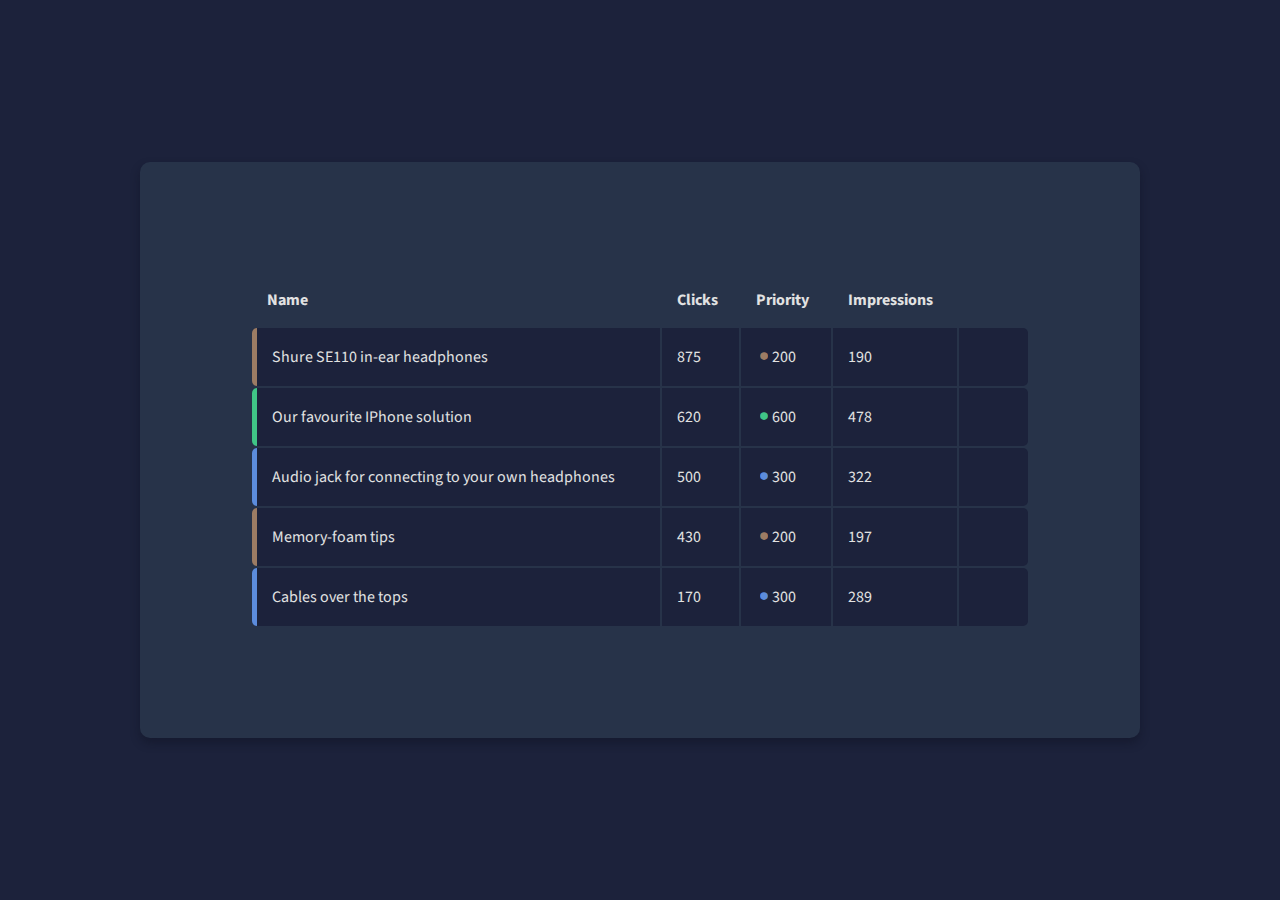
<file: ads-manager/index.html>
<!DOCTYPE html>
<html lang="en">

<head>
  <meta charset="UTF-8" />
  <meta name="viewport" content="width=device-width, initial-scale=1.0" />
  <link rel="stylesheet" href="style.css" />
  <link rel="stylesheet" href="https://cdnjs.cloudflare.com/ajax/libs/font-awesome/5.13.1/css/all.min.css" />
  <title>Ads Manager</title>
</head>

<body>
  <div class="container">
  <!--  <div class="user">
      <i class="fas fa-user"></i>
      UI Design
    </div>
    <div class="search-area">
      <div class="search">
        <form>
          <input type="text" placeholder="Search ads" name="search" />
          <button type="submit"><i class="fa fa-search"></i></button>
        </form>
      </div>
      <div class="filter">
        <button type="submit">Filter</button>
      </div>
    </div> -->

    <table>
      <thead>
        <tr>
          <th>Name</th>
          <th>Clicks</th>
          <th>Priority</th>
          <th>Impressions</th>
          <th></th>
        </tr>
      </thead>
      <tbody>
        <tr class="priority-200">
          <td>Shure SE110 in-ear headphones</td>
          <td>875</td>
          <td><i class="fas fa-circle"></i>200</td>
          <td>190</td>
          <td>
            <button class="delete"><i class="fas fa-trash"></i></button>
          </td>
        </tr>
        <tr class="priority-600">
          <td>Our favourite IPhone solution</td>
          <td>620</td>
          <td><i class="fas fa-circle"></i>600</td>
          <td>478</td>
          <td>
            <button class="delete"><i class="fas fa-trash"></i></button>
          </td>
        </tr>
        <tr class="priority-300">
          <td>Audio jack for connecting to your own headphones</td>
          <td>500</td>
          <td><i class="fas fa-circle"></i>300</td>
          <td>322</td>
          <td>
            <button class="delete"><i class="fas fa-trash"></i></button>
          </td>
        </tr>
        <tr class="priority-200">
          <td>Memory-foam tips</td>
          <td>430</td>
          <td><i class="fas fa-circle"></i>200</td>
          <td>197</td>
          <td>
            <button class="delete"><i class="fas fa-trash"></i></button>
          </td>
        </tr>
        <tr class="priority-300">
          <td>Cables over the tops</td>
          <td>170</td>
          <td><i class="fas fa-circle"></i>300</td>
          <td>289</td>
          <td>
            <button class="delete"><i class="fas fa-trash"></i></button>
          </td>
        </tr>
      </tbody>
    </table>
  <!--  <button type="submit" class="add-btn">
      <i class="fas fa-plus"></i>
    </button> -->
  </div>
</body>

</html>
</file>
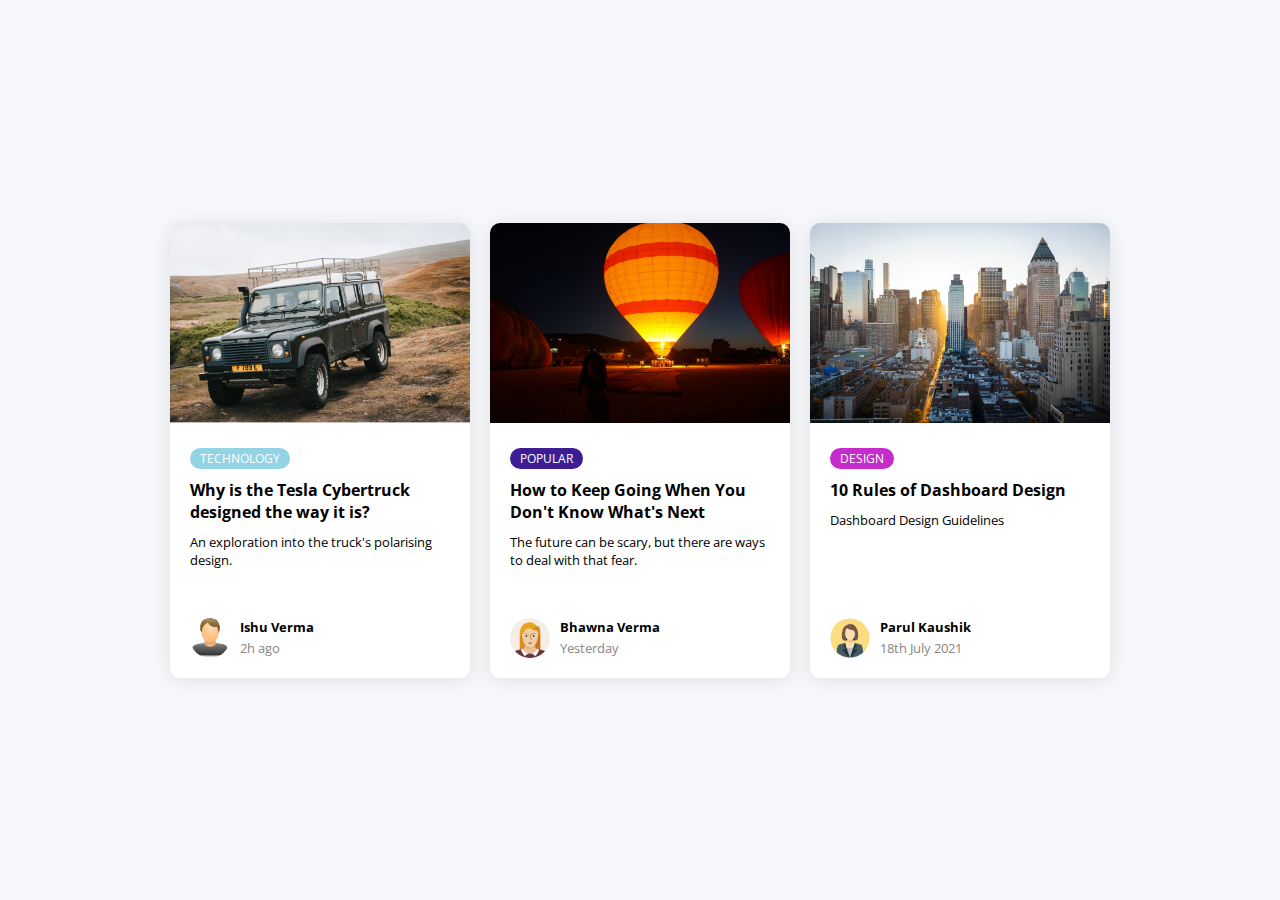
<file: blogcard/index.html>
<!DOCTYPE html>
<html lang="en">

<head>
	<meta charset="UTF-8" />
	<meta name="viewport" content="width=device-width, initial-scale=1.0" />
	<title>Blog Cards</title>
	<link rel="stylesheet" href="style.css"/>
</head>

<body>
	<div class="container">
		<div class="card">
			<div class="card-header">
				<img src="images/landrover.png" alt="landrover-img" />
			</div>
			<div class="card-body">
				<span class="tag tag-teal">Technology</span>
				<h4>Why is the Tesla Cybertruck designed the way it is?</h4>
				<p>An exploration into the truck's polarising design.</p>
				<div class="user">
					<img src="images/user1.jpg" alt="user1-img" />
					<div class="user-info">
						<h5>Ishu Verma</h5>
						<small>2h ago</small>
					</div>
				</div>
			</div>
		</div>
		<div class="card">
			<div class="card-header">
				<img src="images/ballons.png" alt="ballons-img" />
			</div>
			<div class="card-body">
				<span class="tag tag-purple">Popular</span>
				<h4>How to Keep Going When You Don't Know What's Next</h4>
				<p>
					The future can be scary, but there are ways to deal with that fear.
				</p>
				<div class="user">
					<img src="images/user2.png" alt="user2-img" />
					<div class="user-info">
						<h5>Bhawna Verma</h5>
						<small>Yesterday</small>
					</div>
				</div>
			</div>
		</div>
		<div class="card">
			<div class="card-header">
				<img src="images/city.png" alt="city-img" />
			</div>
			<div class="card-body">
				<span class="tag tag-pink">Design</span>
				<h4>10 Rules of Dashboard Design</h4>
				<p>Dashboard Design Guidelines</p>
				<div class="user">
					<img src="images/user3.jpg" alt="user3-img" />
					<div class="user-info">
						<h5>Parul Kaushik</h5>
						<small>18th July 2021</small>
					</div>
				</div>
			</div>
		</div>
	</div>
</body>

</html>
</file>
<file: ads-manager/style.css>
@import url('https://fonts.googleapis.com/css2?family=Source+Sans+Pro:wght@200;600&display=swap');

* {
  box-sizing: border-box;
}

body {
  background-color: #1C223B;
  color: #FFFFFF;
  font-family: 'Source Sans Pro', sans-serif;
  display: flex;
  align-items: center;
  justify-content: center;
  height: 100vh;
  margin: 0;
}

.container {
  background-color: #273349;
  border-radius: 10px;
  box-shadow: 0 5px 10px rgba(12, 16, 31, 0.4);
  padding: 100px;
  margin: auto;
  width: 1000px;
}

.user {
  margin-left: 25px;
  margin-bottom: 20px;
  font-weight: bold;
  font-size: 18px;
}

.user i {
  background-color: #FFFFFF;
  color: #000000;
  font-size: inherit;
  padding: 10px;
  border-radius: 50%;
}

.search-area {
  padding: 20px 10px;
  display: flex;
  justify-content: space-between;
}

.search-area .search form input {
  background-color: transparent;
  border-left: none;
  border-color: #1D2545;
  padding: 10px;
  font-size: 17px;
  color: #E2E2E2;
  float: right;
  width: 80%;
}

.search-area .search form button {
  background-color: transparent;
  border-right: none;
  border-color: #1D2545;
  float: right;
  width: 20%;
  padding: 10px;
  color: #E2E2E2;
  font-size: 17px;
  cursor: pointer;
}

.search-area .filter button {
  background-color: transparent;
  color: #E2E2E2;
  padding: 10px 20px;
  border-color: #1D2545;
  font-size: 17px;
  cursor: pointer;
}

table {
  color: #E2E2E2;
  padding: 10px;
  width: 100%;
}

table th,
table td {
  padding: 15px;
  text-align: left;
}

table tbody tr {
  background-color: #1C223b;
}

table tbody tr:hover {
  background-color: #151B31;
  box-shadow: 0 3px 5px rgba(0, 0, 0, 0.2);
}

table tbody tr td:first-of-type {
  border-top-left-radius: 5px;
  border-bottom-left-radius: 5px;
}

table tbody tr td:last-of-type {
  border-top-right-radius: 5px;
  border-bottom-right-radius: 5px;
  text-align: center;
}

table tbody tr.priority-200 td:first-of-type {
  border-left: 5px solid #9C7C64;
}

table tbody tr.priority-300 td:first-of-type {
  border-left: 5px solid #5C8CDC;
}

table tbody tr.priority-600 td:first-of-type {
  border-left: 5px solid #40C587;
}

table tbody tr td .fa-circle {
  transform: scale(0.5);
}

table tbody tr.priority-200 td .fa-circle {
  color: #9C7C64;
}

table tbody tr.priority-300 td .fa-circle {
  color: #5C8CDC;
}

table tbody tr.priority-600 td .fa-circle {
  color: #40C587;
}

.delete {
  cursor: pointer;
  background-color: #242C4C;
  border: 0;
  border-radius: 2px;
  color: #909090;
  font-size: 16px;
  padding: 5px 10px;
  opacity: 0;
}

table tbody tr:hover .delete {
  opacity: 1;
}

.add-btn {
  cursor: pointer;
  float: right;
  padding: 15px;
  font-size: 17px;
  margin-top: 15px;
  margin-right: 10px;
  background-color: #861657;
  background-image: linear-gradient(326deg, #861657 0%, #FFA69E 74%);
  color: #FFFFFF;
  border: none;
  border-radius: 50%;
}

@media (max-width: 768px) {
  .container {
    padding: 20px;
  }

  table tbody tr .delete {
    opacity: 1;
  }

  table th:nth-of-type(3),
  table td:nth-of-type(3) {
    display: none;
  }
}
</file>
<file: blogcard/style.css>
@import url('https://fonts.googleapis.com/css?family=Open+Sans:400,600&display=swap');

* {
  box-sizing: border-box;
}

body {
  background-color: #F7F8FC;
  font-family: 'Open Sans', sans-serif;
  display: flex;
  align-items: center;
  justify-content: center;
  height: 100vh;
  margin: 0;
}
  
.container {
    /* CHANGE TO GRID */
    display: grid;
    grid-template-columns: repeat(3, 1fr);
    justify-items: center;
    grid-gap: 20px;
    width: 940px;
    max-width: 100%;
    margin: auto;
  }
  
  .card {
    background-color: #FFFFFF;
    border-radius: 10px;
    box-shadow: 0 2px 20px rgba(0, 0, 0, 0.1);
    overflow: hidden;
    width: 300px;
  }
  
  .card-header img {
    object-fit: cover;
    height: 200px;
    width: 100%;
  }
  
  .card-body {
    display: flex;
    flex-direction: column;
    align-items: start;
    padding: 20px;
    min-height: 250px;
  }
  
  .card-body h4 {
    margin: 10px 0;
  }
  
  .card-body p {
    font-size: 13px;
    margin: 0 0 40px;
  }
  
  .tag {
    background-color: #FFFFFF;
    border-radius: 50px;
    font-size: 12px;
    color: #FFFFFF;
    margin: 0;
    padding: 2px 10px;
    text-transform: uppercase;
  }
  
  .tag-teal {
    background-color: #92D4E4;
  }
  
  .tag-purple {
    background-color: #3D1D94;
  }
  
  .tag-pink {
    background-color: #C62BCB;
  }
  
  .user {
    display: flex;
    margin-top: auto;
  }
  
  .user img {
    border-radius: 50%;
    margin-right: 10px;
    height: 40px;
    width: 40px;
  }
  
  .user-info h5 {
    margin: 0;
  }
  
  .user-info small {
    color: #888785;
  }
  
  @media (max-width: 940px) {
    .container {
      grid-template-columns: 1fr;
    }
</file>
